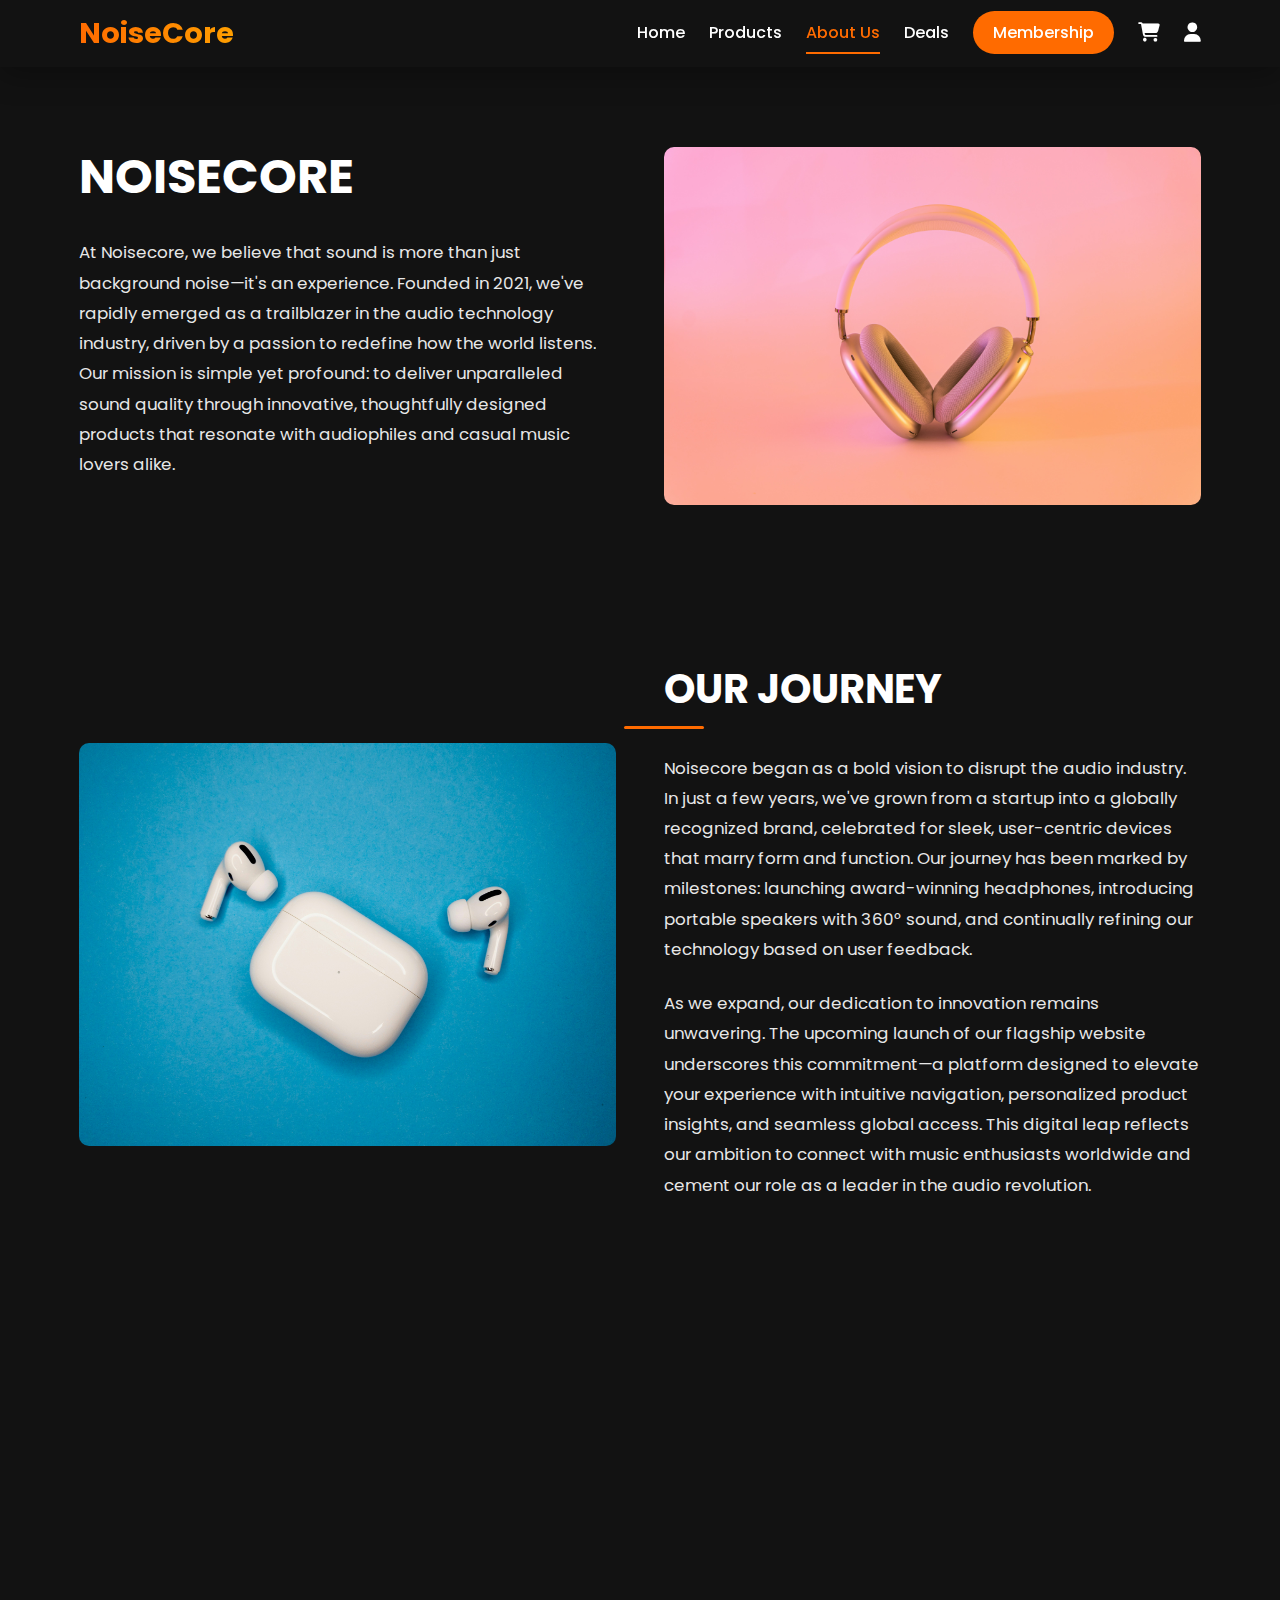
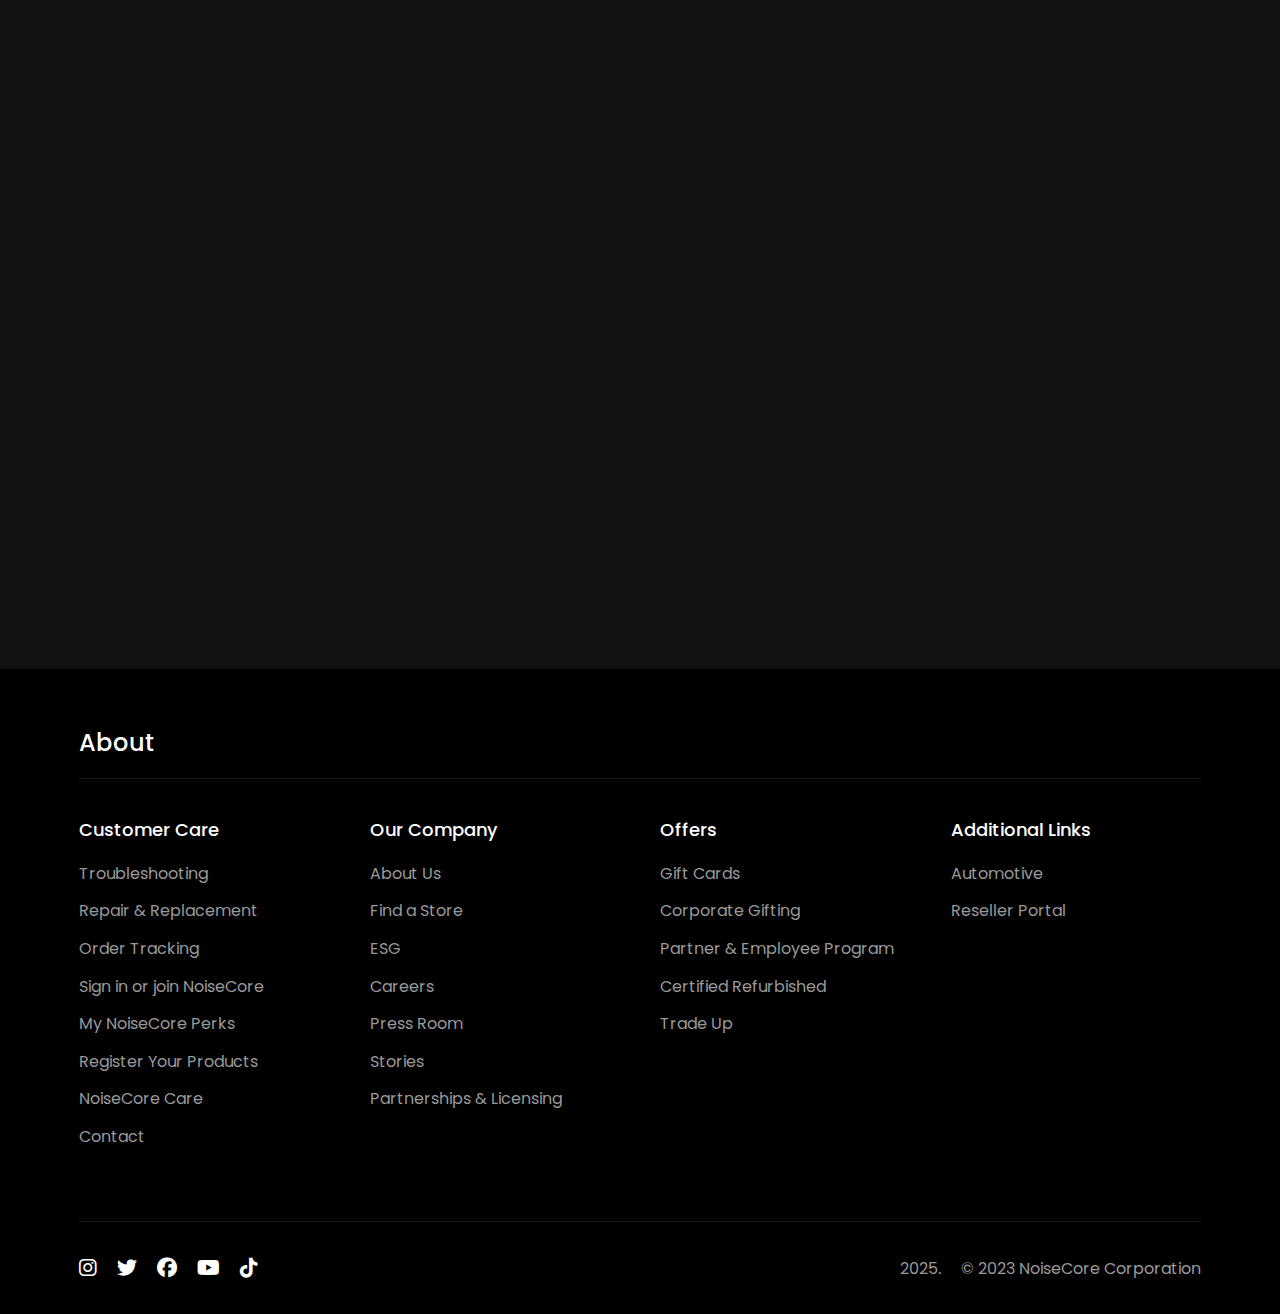
<file: pages/about.html>
<!DOCTYPE html>
<html lang="en">
<head>
    <meta charset="UTF-8">
    <meta name="viewport" content="width=device-width, initial-scale=1.0">
    <title>About Us - NoiseCore</title>
    <link rel="stylesheet" href="../css/style.css">
    <link rel="stylesheet" href="../css/about.css">
    <link rel="stylesheet" href="https://cdnjs.cloudflare.com/ajax/libs/font-awesome/6.4.0/css/all.min.css">
</head>
<body>
    <!-- Header -->
    <header>
        <div class="container">
            <div class="logo">
                <a href="../index.html">
                    <h1>NoiseCore</h1>
                </a>
            </div>
            <nav>
                <div class="menu-toggle">
                    <i class="fas fa-bars"></i>
                </div>
                <ul class="nav-menu">
                    <li><a href="../index.html">Home</a></li>
                    <li><a href="products.html">Products</a></li>
                    <li><a href="about.html" class="active">About Us</a></li>
                    <li><a href="deals.html">Deals</a></li>
                    <li><a href="membership.html" class="highlight">Membership</a></li>
                </ul>
                <div class="nav-icons">
                    <a href="/pages/cart.html" class="cart-icon"><i class="fas fa-shopping-cart"></i></a>
                    <a href="/pages/profile.html" class="user-icon"><i class="fas fa-user"></i></a>
                </div>
            </nav>
        </div>
    </header>

    <!-- Company Intro Section -->
    <section class="company-intro">
        <div class="container">
            <div class="intro-content">
                <h2>NOISECORE</h2>
                <p>At Noisecore, we believe that sound is more than just background noise—it's an experience. Founded in 2021, we've rapidly emerged as a trailblazer in the audio technology industry, driven by a passion to redefine how the world listens. Our mission is simple yet profound: to deliver unparalleled sound quality through innovative, thoughtfully designed products that resonate with audiophiles and casual music lovers alike.</p>
            </div>
            <div class="intro-image">
                <img src="../images/headphone1.jpg" alt="NoiseCore headphones">
            </div>
        </div>
    </section>

    <!-- Our Journey Section -->
    <section class="journey-section">
        <div class="container">
            <div class="journey-image">
                <img src="../images/airpods.jpg" alt="NoiseCore earbuds">
            </div>
            <div class="journey-content">
                <h2>OUR JOURNEY</h2>
                <p>Noisecore began as a bold vision to disrupt the audio industry. In just a few years, we've grown from a startup into a globally recognized brand, celebrated for sleek, user-centric devices that marry form and function. Our journey has been marked by milestones: launching award-winning headphones, introducing portable speakers with 360° sound, and continually refining our technology based on user feedback.</p>
                <p>As we expand, our dedication to innovation remains unwavering. The upcoming launch of our flagship website underscores this commitment—a platform designed to elevate your experience with intuitive navigation, personalized product insights, and seamless global access. This digital leap reflects our ambition to connect with music enthusiasts worldwide and cement our role as a leader in the audio revolution.</p>
            </div>
        </div>
    </section>

    <!-- The Future Section -->
    <section class="future-section">
        <div class="container">
            <div class="future-content">
                <h2>THE FUTURE</h2>
                <p>The future of sound is limitless, and Noisecore is poised to lead the charge. We're exploring AI-driven audio personalization, eco-conscious manufacturing, and collaborations with artists to create immersive soundscapes. Through it all, our core promise stays unchanged: to empower you with audio experiences that inspire, energize, and transcend the ordinary.</p>
            </div>
            <div class="future-image">
                <img src="../images/soundbox.jpg" alt="NoiseCore speaker">
            </div>
        </div>
    </section>

    <!-- Footer -->
    <footer>
        <div class="container">
            <div class="home-row">
                <h3>About</h3>
            </div>
            <hr class="footer-divider">
            <div class="footer-grid">
                <div class="footer-column">
                    <h3>Customer Care</h3>
                    <ul>
                        <li><a href="#">Troubleshooting</a></li>
                        <li><a href="#">Repair & Replacement</a></li>
                        <li><a href="#">Order Tracking</a></li>
                        <li><a href="#">Sign in or join NoiseCore</a></li>
                        <li><a href="#">My NoiseCore Perks</a></li>
                        <li><a href="#">Register Your Products</a></li>
                        <li><a href="#">NoiseCore Care</a></li>
                        <li><a href="#">Contact</a></li>
                    </ul>
                </div>
                <div class="footer-column">
                    <h3>Our Company</h3>
                    <ul>
                        <li><a href="#">About Us</a></li>
                        <li><a href="#">Find a Store</a></li>
                        <li><a href="#">ESG</a></li>
                        <li><a href="#">Careers</a></li>
                        <li><a href="#">Press Room</a></li>
                        <li><a href="#">Stories</a></li>
                        <li><a href="#">Partnerships & Licensing</a></li>
                    </ul>
                </div>
                <div class="footer-column">
                    <h3>Offers</h3>
                    <ul>
                        <li><a href="#">Gift Cards</a></li>
                        <li><a href="#">Corporate Gifting</a></li>
                        <li><a href="#">Partner & Employee Program</a></li>
                        <li><a href="#">Certified Refurbished</a></li>
                        <li><a href="#">Trade Up</a></li>
                    </ul>
                </div>
                <div class="footer-column">
                    <h3>Additional Links</h3>
                    <ul>
                        <li><a href="#">Automotive</a></li>
                        <li><a href="#">Reseller Portal</a></li>
                    </ul>
                </div>
            </div>
            <div class="footer-bottom">
                <div class="social-icons">
                    <a href="#"><i class="fab fa-instagram"></i></a>
                    <a href="#"><i class="fab fa-twitter"></i></a>
                    <a href="#"><i class="fab fa-facebook"></i></a>
                    <a href="#"><i class="fab fa-youtube"></i></a>
                    <a href="#"><i class="fab fa-tiktok"></i></a>
                </div>
                <div class="copyright">
                    <p>2025.</p>
                    <p>&copy; 2023 NoiseCore Corporation</p>
                </div>
            </div>
        </div>
    </footer>

    <script src="../js/script.js"></script>
    <script src="../js/about.js"></script>
</body>
</html>
</file>
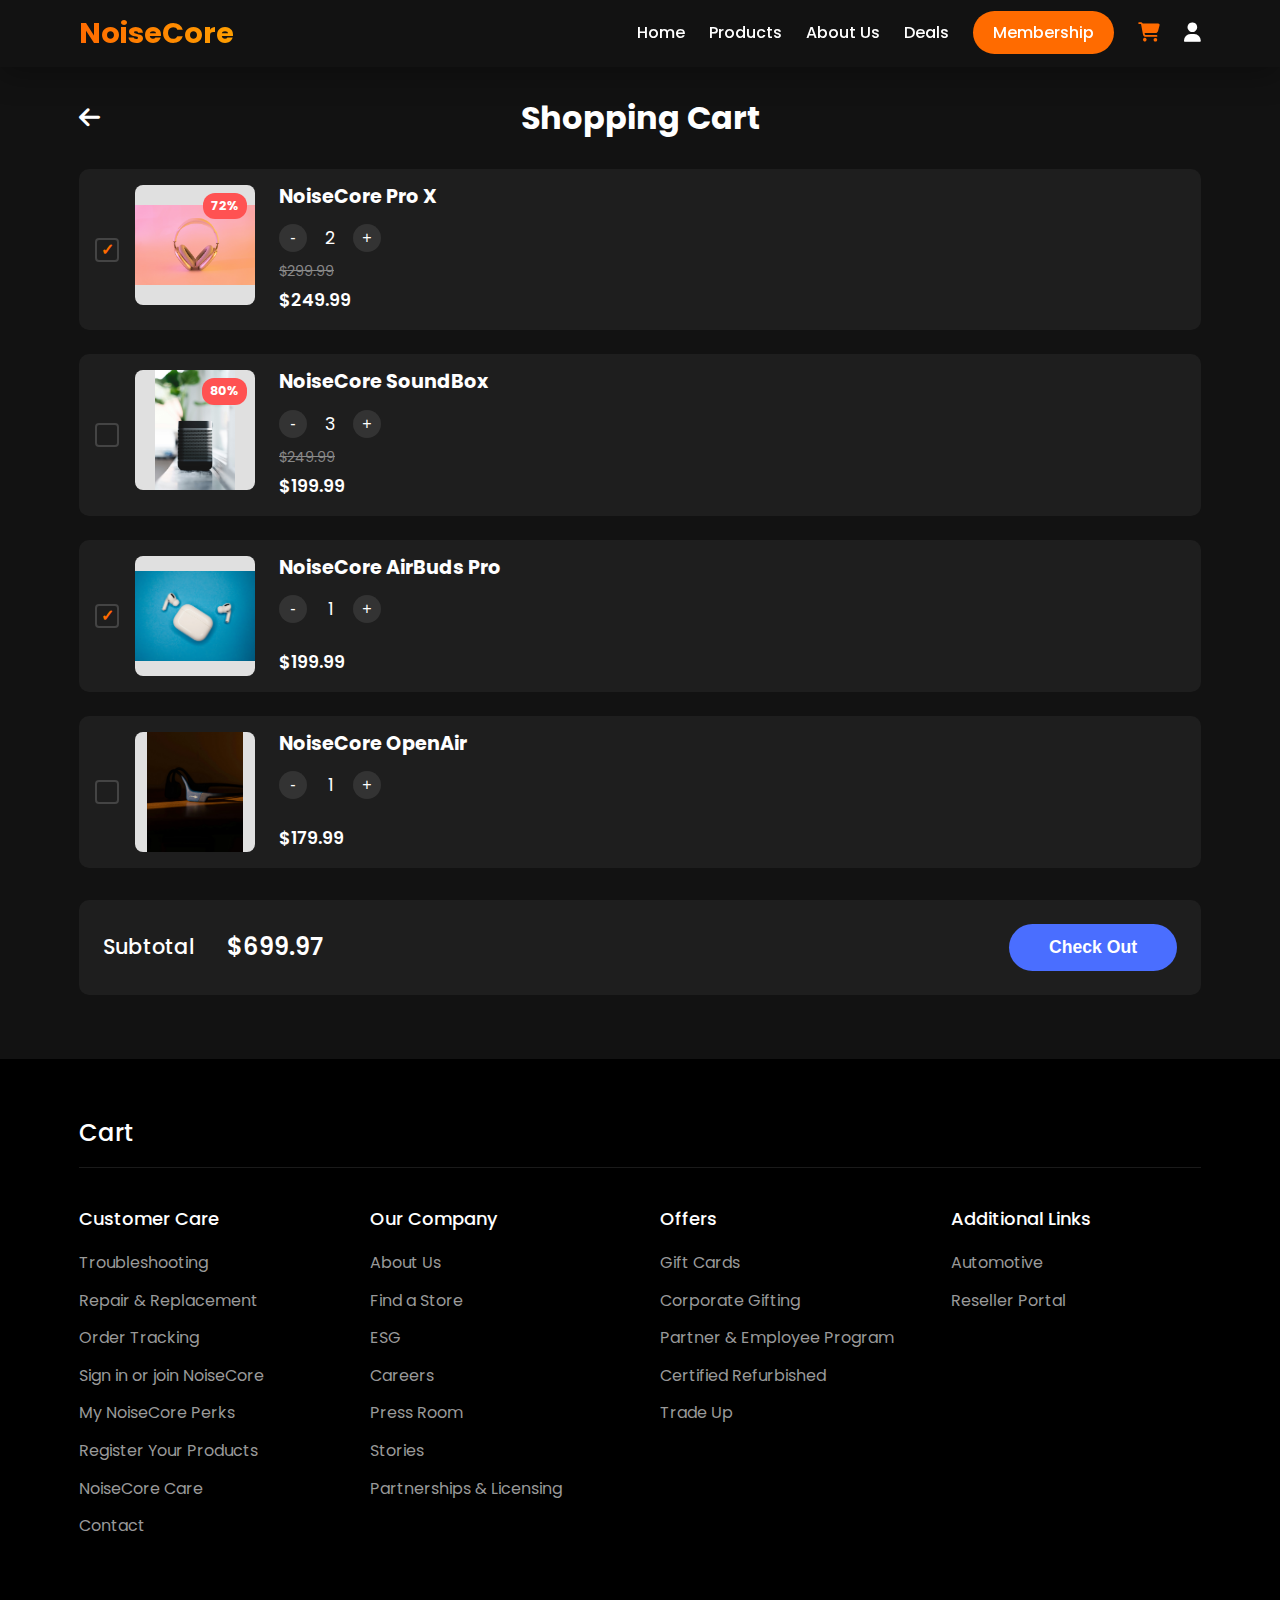
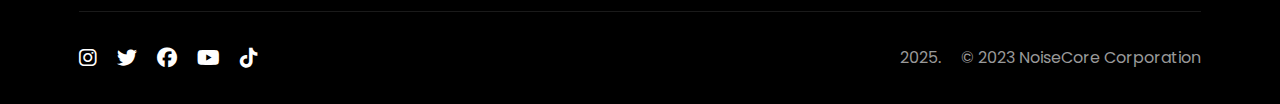
<file: pages/cart.html>
<!DOCTYPE html>
<html lang="en">
<head>
    <meta charset="UTF-8">
    <meta name="viewport" content="width=device-width, initial-scale=1.0">
    <title>Shopping Cart - NoiseCore</title>
    <link rel="stylesheet" href="../css/style.css">
    <link rel="stylesheet" href="../css/cart.css">
    <link rel="stylesheet" href="https://cdnjs.cloudflare.com/ajax/libs/font-awesome/6.4.0/css/all.min.css">
</head>
<body>
    <!-- Header -->
    <header>
        <div class="container">
            <div class="logo">
                <a href="../index.html">
                    <h1>NoiseCore</h1>
                </a>
            </div>
            <nav>
                <div class="menu-toggle">
                    <i class="fas fa-bars"></i>
                </div>
                <ul class="nav-menu">
                    <li><a href="../index.html">Home</a></li>
                    <li><a href="products.html">Products</a></li>
                    <li><a href="about.html">About Us</a></li>
                    <li><a href="deals.html">Deals</a></li>
                    <li><a href="membership.html" class="highlight">Membership</a></li>
                </ul>
                <div class="nav-icons">
                    <a href="/pages/cart.html" class="cart-icon active"><i class="fas fa-shopping-cart"></i></a>
                    <a href="/pages/profile.html" class="user-icon"><i class="fas fa-user"></i></a>
                </div>
            </nav>
        </div>
    </header>

    <!-- Cart Section -->
    <section class="cart-section">
        <div class="container">
            <div class="cart-header">
                <a href="javascript:history.back()" class="back-btn">
                    <i class="fas fa-arrow-left"></i>
                </a>
                <h1>Shopping Cart</h1>
            </div>
            
            <div class="cart-items">
                <!-- Cart Item 1 -->
                <div class="cart-item">
                    <div class="item-select">
                        <input type="checkbox" id="item1" checked>
                        <label for="item1"></label>
                    </div>
                    <div class="item-image">
                        <div class="discount-tag">72%</div>
                        <img src="../images/headphone1.jpg" alt="NoiseCore Pro X">
                    </div>
                    <div class="item-details">
                        <h3>NoiseCore Pro X</h3>
                        <div class="item-qty">
                            <button class="qty-btn minus">-</button>
                            <span class="qty-value">2</span>
                            <button class="qty-btn plus">+</button>
                        </div>
                        <div class="item-price">
                            <p class="original-price">$299.99</p>
                            <p class="current-price">$249.99</p>
                        </div>
                    </div>
                </div>
                
                <!-- Cart Item 2 -->
                <div class="cart-item">
                    <div class="item-select">
                        <input type="checkbox" id="item2">
                        <label for="item2"></label>
                    </div>
                    <div class="item-image">
                        <div class="discount-tag">80%</div>
                        <img src="../images/soundbox.jpg" alt="NoiseCore SoundBox">
                    </div>
                    <div class="item-details">
                        <h3>NoiseCore SoundBox</h3>
                        <div class="item-qty">
                            <button class="qty-btn minus">-</button>
                            <span class="qty-value">3</span>
                            <button class="qty-btn plus">+</button>
                        </div>
                        <div class="item-price">
                            <p class="original-price">$249.99</p>
                            <p class="current-price">$199.99</p>
                        </div>
                    </div>
                </div>
                
                <!-- Cart Item 3 -->
                <div class="cart-item">
                    <div class="item-select">
                        <input type="checkbox" id="item3" checked>
                        <label for="item3"></label>
                    </div>
                    <div class="item-image">
                        <img src="../images/airpods.jpg" alt="NoiseCore AirBuds Pro">
                    </div>
                    <div class="item-details">
                        <h3>NoiseCore AirBuds Pro</h3>
                        <div class="item-qty">
                            <button class="qty-btn minus">-</button>
                            <span class="qty-value">1</span>
                            <button class="qty-btn plus">+</button>
                        </div>
                        <div class="item-price">
                            <p class="current-price">$199.99</p>
                        </div>
                    </div>
                </div>
                
                <!-- Cart Item 4 -->
                <div class="cart-item">
                    <div class="item-select">
                        <input type="checkbox" id="item4">
                        <label for="item4"></label>
                    </div>
                    <div class="item-image">
                        <img src="../images/openear.jpg" alt="NoiseCore OpenAir">
                    </div>
                    <div class="item-details">
                        <h3>NoiseCore OpenAir</h3>
                        <div class="item-qty">
                            <button class="qty-btn minus">-</button>
                            <span class="qty-value">1</span>
                            <button class="qty-btn plus">+</button>
                        </div>
                        <div class="item-price">
                            <p class="current-price">$179.99</p>
                        </div>
                    </div>
                </div>
            </div>
            
            <div class="cart-summary">
                <div class="subtotal">
                    <h3>Subtotal</h3>
                    <p class="total-price">$1,079.95</p>
                </div>
                <button class="checkout-btn">Check Out</button>
            </div>
        </div>
    </section>

    <!-- Footer -->
    <footer>
        <div class="container">
            <div class="home-row">
                <h3>Cart</h3>
            </div>
            <hr class="footer-divider">
            <div class="footer-grid">
                <div class="footer-column">
                    <h3>Customer Care</h3>
                    <ul>
                        <li><a href="#">Troubleshooting</a></li>
                        <li><a href="#">Repair & Replacement</a></li>
                        <li><a href="#">Order Tracking</a></li>
                        <li><a href="#">Sign in or join NoiseCore</a></li>
                        <li><a href="#">My NoiseCore Perks</a></li>
                        <li><a href="#">Register Your Products</a></li>
                        <li><a href="#">NoiseCore Care</a></li>
                        <li><a href="#">Contact</a></li>
                    </ul>
                </div>
                <div class="footer-column">
                    <h3>Our Company</h3>
                    <ul>
                        <li><a href="#">About Us</a></li>
                        <li><a href="#">Find a Store</a></li>
                        <li><a href="#">ESG</a></li>
                        <li><a href="#">Careers</a></li>
                        <li><a href="#">Press Room</a></li>
                        <li><a href="#">Stories</a></li>
                        <li><a href="#">Partnerships & Licensing</a></li>
                    </ul>
                </div>
                <div class="footer-column">
                    <h3>Offers</h3>
                    <ul>
                        <li><a href="#">Gift Cards</a></li>
                        <li><a href="#">Corporate Gifting</a></li>
                        <li><a href="#">Partner & Employee Program</a></li>
                        <li><a href="#">Certified Refurbished</a></li>
                        <li><a href="#">Trade Up</a></li>
                    </ul>
                </div>
                <div class="footer-column">
                    <h3>Additional Links</h3>
                    <ul>
                        <li><a href="#">Automotive</a></li>
                        <li><a href="#">Reseller Portal</a></li>
                    </ul>
                </div>
            </div>
            <div class="footer-bottom">
                <div class="social-icons">
                    <a href="#"><i class="fab fa-instagram"></i></a>
                    <a href="#"><i class="fab fa-twitter"></i></a>
                    <a href="#"><i class="fab fa-facebook"></i></a>
                    <a href="#"><i class="fab fa-youtube"></i></a>
                    <a href="#"><i class="fab fa-tiktok"></i></a>
                </div>
                <div class="copyright">
                    <p>2025.</p>
                    <p>&copy; 2023 NoiseCore Corporation</p>
                </div>
            </div>
        </div>
    </footer>

    <script src="../js/script.js"></script>
    <script src="../js/cart.js"></script>
</body>
</html>
</file>
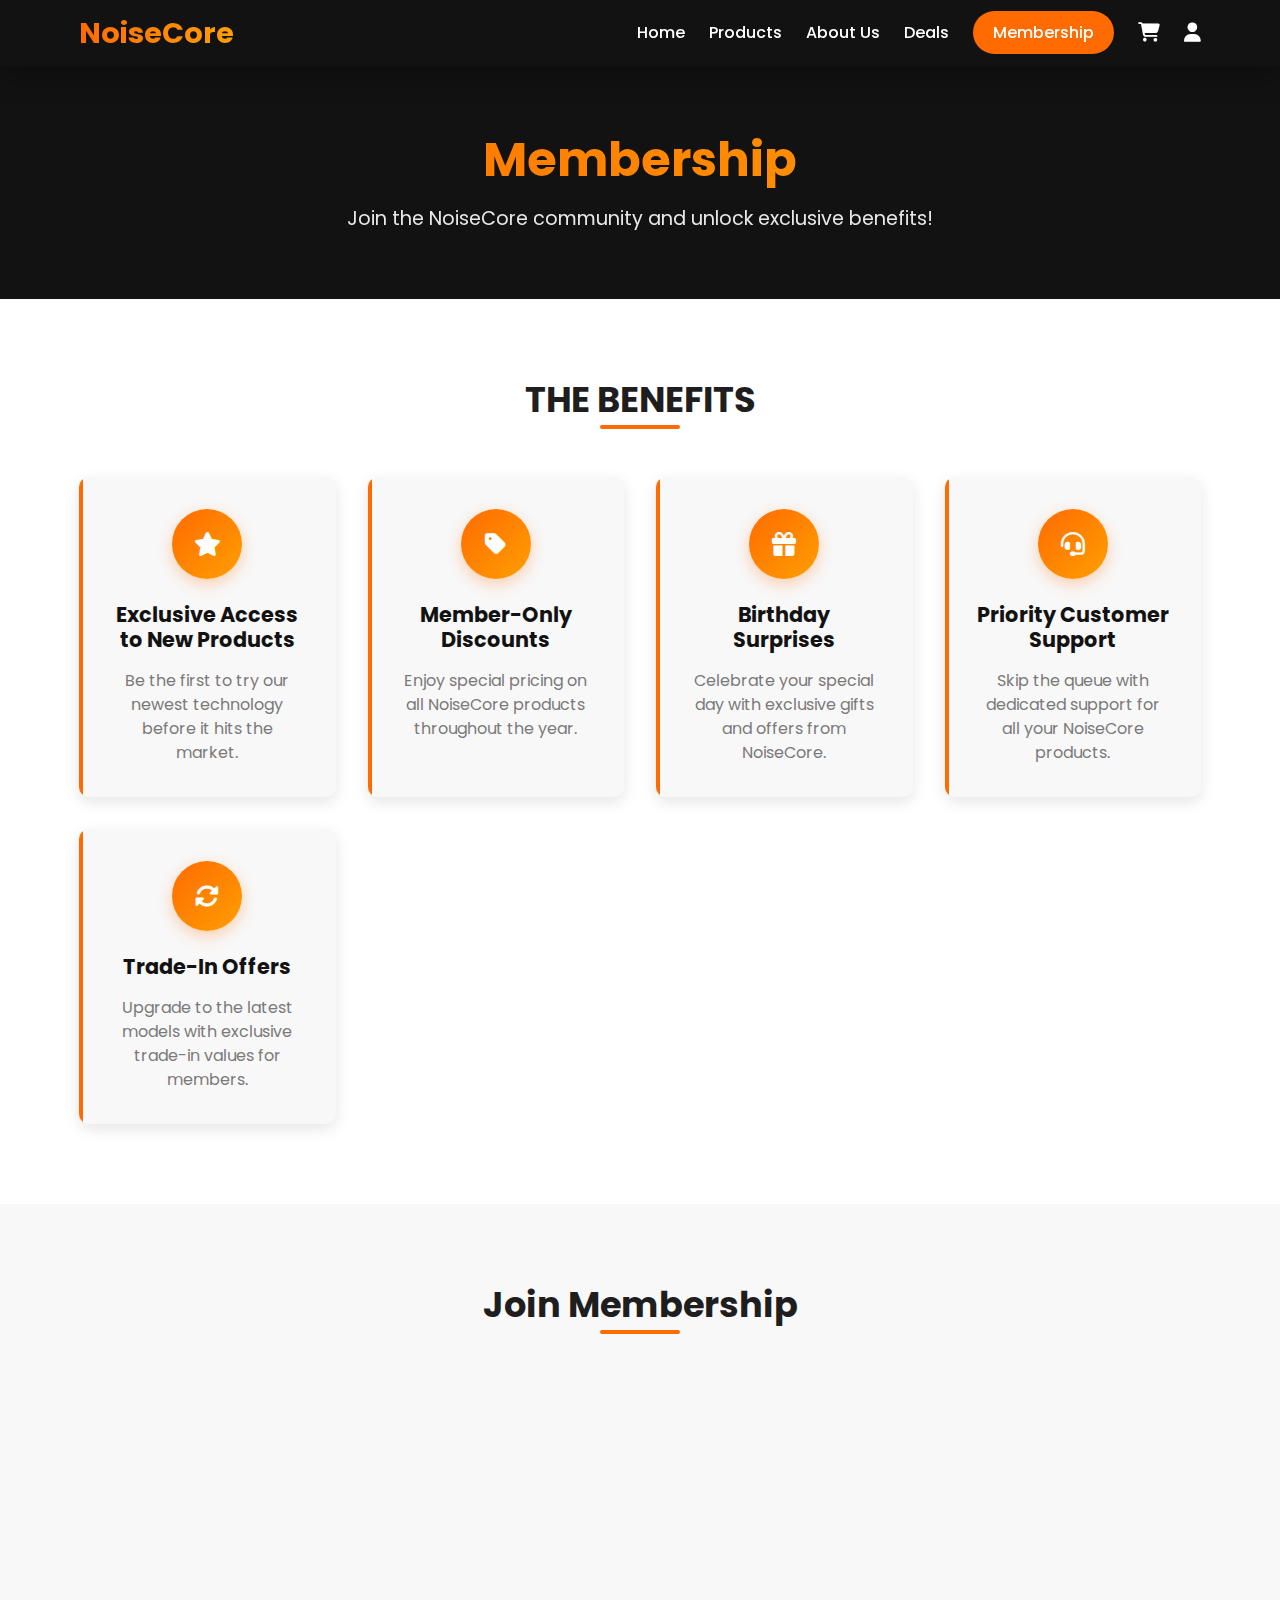
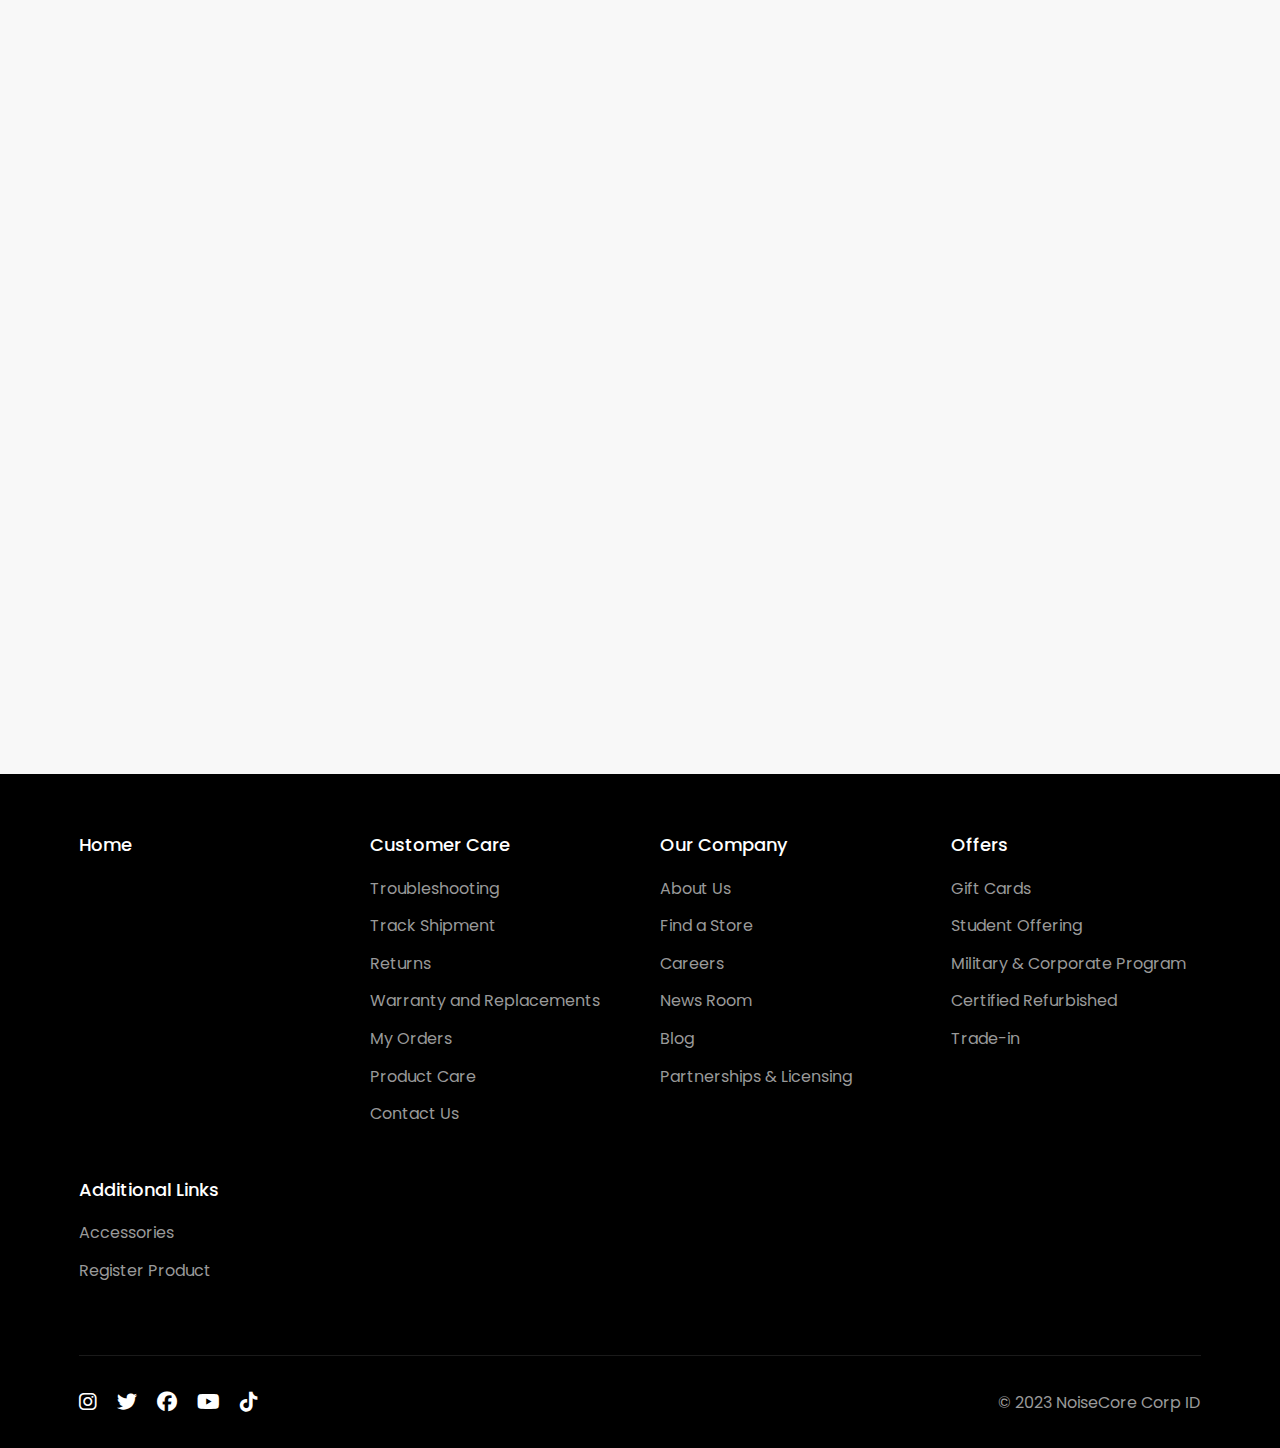
<file: pages/membership.html>
<!DOCTYPE html>
<html lang="en">
<head>
    <meta charset="UTF-8">
    <meta name="viewport" content="width=device-width, initial-scale=1.0">
    <title>Join Membership - NoiseCore</title>
    <link rel="stylesheet" href="../css/style.css">
    <link rel="stylesheet" href="../css/membership.css">
    <link rel="stylesheet" href="https://cdnjs.cloudflare.com/ajax/libs/font-awesome/6.4.0/css/all.min.css">
</head>
<body>
    <!-- Header -->
    <header>
        <div class="container">
            <div class="logo">
                <a href="../index.html">
                    <h1>NoiseCore</h1>
                </a>
            </div>
            <nav>
                <div class="menu-toggle">
                    <i class="fas fa-bars"></i>
                </div>
                <ul class="nav-menu">
                    <li><a href="../index.html">Home</a></li>
                    <li><a href="products.html">Products</a></li>
                    <li><a href="about.html">About Us</a></li>
                    <li><a href="deals.html">Deals</a></li>
                    <li><a href="membership.html" class="active highlight">Membership</a></li>
                </ul>
                <div class="nav-icons">
                    <a href="#" class="cart-icon"><i class="fas fa-shopping-cart"></i></a>
                    <a href="#" class="user-icon"><i class="fas fa-user"></i></a>
                </div>
            </nav>
        </div>
    </header>

    <!-- Membership Hero Section -->
    <section class="membership-hero">
        <div class="container">
            <h1>Membership</h1>
            <p>Join the NoiseCore community and unlock exclusive benefits!</p>
        </div>
    </section>

    <!-- Benefits Section -->
    <section class="benefits-section">
        <div class="container">
            <h2>THE BENEFITS</h2>
            <div class="benefits-grid">
                <div class="benefit-card">
                    <div class="benefit-icon">
                        <i class="fas fa-star"></i>
                    </div>
                    <h3>Exclusive Access to New Products</h3>
                    <p>Be the first to try our newest technology before it hits the market.</p>
                </div>
                <div class="benefit-card">
                    <div class="benefit-icon">
                        <i class="fas fa-tag"></i>
                    </div>
                    <h3>Member-Only Discounts</h3>
                    <p>Enjoy special pricing on all NoiseCore products throughout the year.</p>
                </div>
                <div class="benefit-card">
                    <div class="benefit-icon">
                        <i class="fas fa-gift"></i>
                    </div>
                    <h3>Birthday Surprises</h3>
                    <p>Celebrate your special day with exclusive gifts and offers from NoiseCore.</p>
                </div>
                <div class="benefit-card">
                    <div class="benefit-icon">
                        <i class="fas fa-headset"></i>
                    </div>
                    <h3>Priority Customer Support</h3>
                    <p>Skip the queue with dedicated support for all your NoiseCore products.</p>
                </div>
                <div class="benefit-card">
                    <div class="benefit-icon">
                        <i class="fas fa-sync-alt"></i>
                    </div>
                    <h3>Trade-In Offers</h3>
                    <p>Upgrade to the latest models with exclusive trade-in values for members.</p>
                </div>
            </div>
        </div>
    </section>

    <!-- Registration Form Section -->
    <section class="registration-section">
        <div class="container">
            <h2>Join Membership</h2>
            <div class="form-container">
                <form id="membershipForm" novalidate>
                    <div class="form-group">
                        <label for="fullName">Full Name</label>
                        <input type="text" id="fullName" name="fullName" placeholder="Enter your full name">
                        <div class="error-message" id="fullNameError"></div>
                    </div>
                    
                    <div class="form-group">
                        <label for="email">Email</label>
                        <input type="email" id="email" name="email" placeholder="Enter your email address">
                        <div class="error-message" id="emailError"></div>
                    </div>

                    <div class="form-group">
                        <label for="gender">Gender</label>
                        <select id="gender" name="gender">
                            <option value="">Select your gender</option>
                            <option value="male">Male</option>
                            <option value="female">Female</option>
                            <option value="other">Other</option>
                            <option value="prefer-not-to-say">Prefer not to say</option>
                        </select>
                        <div class="error-message" id="genderError"></div>
                    </div>

                    <div class="form-group">
                        <label for="dateOfBirth">Date of Birth</label>
                        <input type="date" id="dateOfBirth" name="dateOfBirth">
                        <div class="error-message" id="dateOfBirthError"></div>
                    </div>

                    <div class="form-group">
                        <label for="password">Password</label>
                        <div class="password-container">
                            <input type="password" id="password" name="password" placeholder="Create a password">
                            <i class="fas fa-eye toggle-password" id="togglePassword"></i>
                        </div>
                        <div class="password-strength">
                            <div class="strength-meter">
                                <div class="strength-meter-fill" id="strengthMeter"></div>
                            </div>
                            <div class="strength-text" id="strengthText">Password strength</div>
                        </div>
                        <div class="error-message" id="passwordError"></div>
                    </div>

                    <div class="form-group checkbox-group">
                        <input type="checkbox" id="termsAgreement" name="termsAgreement">
                        <label for="termsAgreement">Yes, I've read and accept the <a href="#">Terms & Conditions</a> and I'm ready to join the NoiseCore community!</label>
                        <div class="error-message" id="termsAgreementError"></div>
                    </div>

                    <button type="submit" class="btn" id="createAccountBtn">Create Account</button>
                </form>
            </div>
        </div>
    </section>

    <!-- Success Modal -->
    <div class="modal" id="successModal">
        <div class="modal-content">
            <span class="close-modal">&times;</span>
            <div class="success-icon">
                <i class="fas fa-check-circle"></i>
            </div>
            <h3>Welcome to NoiseCore!</h3>
            <p>Your membership has been successfully created. Get ready to experience premium sound like never before!</p>
            <a href="../index.html" class="btn">Return to Homepage</a>
        </div>
    </div>

    <!-- Footer -->
    <footer>
        <div class="container">
            <div class="footer-grid">
                <div class="footer-column">
                    <h3>Home</h3>
                </div>
                <div class="footer-column">
                    <h3>Customer Care</h3>
                    <ul>
                        <li><a href="#">Troubleshooting</a></li>
                        <li><a href="#">Track Shipment</a></li>
                        <li><a href="#">Returns</a></li>
                        <li><a href="#">Warranty and Replacements</a></li>
                        <li><a href="#">My Orders</a></li>
                        <li><a href="#">Product Care</a></li>
                        <li><a href="#">Contact Us</a></li>
                    </ul>
                </div>
                <div class="footer-column">
                    <h3>Our Company</h3>
                    <ul>
                        <li><a href="#">About Us</a></li>
                        <li><a href="#">Find a Store</a></li>
                        <li><a href="#">Careers</a></li>
                        <li><a href="#">News Room</a></li>
                        <li><a href="#">Blog</a></li>
                        <li><a href="#">Partnerships & Licensing</a></li>
                    </ul>
                </div>
                <div class="footer-column">
                    <h3>Offers</h3>
                    <ul>
                        <li><a href="#">Gift Cards</a></li>
                        <li><a href="#">Student Offering</a></li>
                        <li><a href="#">Military & Corporate Program</a></li>
                        <li><a href="#">Certified Refurbished</a></li>
                        <li><a href="#">Trade-in</a></li>
                    </ul>
                </div>
                <div class="footer-column">
                    <h3>Additional Links</h3>
                    <ul>
                        <li><a href="#">Accessories</a></li>
                        <li><a href="#">Register Product</a></li>
                    </ul>
                </div>
            </div>
            <div class="footer-bottom">
                <div class="social-icons">
                    <a href="#"><i class="fab fa-instagram"></i></a>
                    <a href="#"><i class="fab fa-twitter"></i></a>
                    <a href="#"><i class="fab fa-facebook"></i></a>
                    <a href="#"><i class="fab fa-youtube"></i></a>
                    <a href="#"><i class="fab fa-tiktok"></i></a>
                </div>
                <div class="copyright">
                    <p>&copy; 2023 NoiseCore Corp ID</p>
                </div>
            </div>
        </div>
    </footer>

    <script src="../js/script.js"></script>
    <script src="../js/membership.js"></script>
</body>
</html>
</file>
<file: css/style.css>
/* Global Styles */
@import url('https://fonts.googleapis.com/css2?family=Poppins:wght@300;400;500;600;700&display=swap');

/* Add Keyframes for Animations */
@keyframes slideInFromLeft {
    0% {
        transform: translateX(-100%);
        opacity: 0;
    }
    100% {
        transform: translateX(0);
        opacity: 1;
    }
}

@keyframes fadeInUp {
    0% {
        transform: translateY(30px);
        opacity: 0;
    }
    100% {
        transform: translateY(0);
        opacity: 1;
    }
}

@keyframes glowingText {
    0% {
        text-shadow: 0 0 10px rgba(255, 107, 0, 0.5);
    }
    50% {
        text-shadow: 0 0 20px rgba(255, 107, 0, 0.8), 0 0 30px rgba(255, 159, 0, 0.6);
    }
    100% {
        text-shadow: 0 0 10px rgba(255, 107, 0, 0.5);
    }
}

@keyframes gradientFlow {
    0% {
        background-position: 0% 50%;
    }
    50% {
        background-position: 100% 50%;
    }
    100% {
        background-position: 0% 50%;
    }
}

:root {
    --primary: #ff6b00;
    --primary-dark: #e05a00;
    --secondary: #1e1e1e;
    --light: #f8f8f8;
    --gray: #7a7a7a;
    --dark: #121212;
    --white: #ffffff;
    --box-shadow: 0 5px 15px rgba(0, 0, 0, 0.1);
    --box-shadow-dark: 0 8px 30px rgba(0, 0, 0, 0.3);
    --box-shadow-hover: 0 15px 30px rgba(0, 0, 0, 0.2);
    --box-shadow-primary: 0 8px 25px rgba(255, 107, 0, 0.25);
    --transition: all 0.3s ease;
}

* {
    margin: 0;
    padding: 0;
    box-sizing: border-box;
}

body {
    font-family: 'Poppins', sans-serif;
    line-height: 1.6;
    color: var(--secondary);
    background-color: var(--light);
    overflow-x: hidden;
}

.container {
    width: 90%;
    max-width: 1200px;
    margin: 0 auto;
    padding: 0 15px;
}

a {
    text-decoration: none;
    color: inherit;
}

ul {
    list-style: none;
}

img {
    max-width: 100%;
    height: auto;
    display: block;
}

.btn {
    display: inline-block;
    background-color: var(--primary);
    color: var(--white);
    padding: 12px 28px;
    border-radius: 30px;
    font-weight: 600;
    text-transform: uppercase;
    letter-spacing: 1px;
    transition: var(--transition);
    border: none;
    cursor: pointer;
    box-shadow: var(--box-shadow-primary);
}

.btn:hover {
    background-color: var(--primary-dark);
    transform: translateY(-3px);
    box-shadow: 0 10px 30px rgba(255, 107, 0, 0.4);
}

.btn-small {
    padding: 8px 16px;
    font-size: 0.9rem;
    border-radius: 20px;
}

h1, h2, h3, h4 {
    font-weight: 700;
    line-height: 1.2;
}

h2 {
    font-size: 2.2rem;
    margin-bottom: 2rem;
    text-align: center;
    position: relative;
    padding-bottom: 0.5rem;
}

h2::after {
    content: '';
    position: absolute;
    bottom: 0;
    left: 50%;
    transform: translateX(-50%);
    width: 80px;
    height: 4px;
    background-color: var(--primary);
    border-radius: 2px;
}

/* Header */
header {
    background-color: var(--dark);
    color: var(--white);
    padding: 1rem 0;
    position: sticky;
    top: 0;
    z-index: 1000;
    box-shadow: var(--box-shadow-dark);
}

header .container {
    display: flex;
    justify-content: space-between;
    align-items: center;
}

.logo h1 {
    font-size: 1.8rem;
    background: linear-gradient(90deg, var(--primary), #ff9f00);
    -webkit-background-clip: text;
    -webkit-text-fill-color: transparent;
    margin: 0;
}

nav {
    display: flex;
    align-items: center;
    gap: 1.5rem;
}

.nav-menu {
    display: flex;
    gap: 1.5rem;
}

.nav-menu a {
    position: relative;
    padding: 10px 0;
    font-weight: 500;
    transition: var(--transition);
}

.nav-menu a:hover, 
.nav-menu a.active {
    color: var(--primary);
}

.nav-menu a::after {
    content: '';
    position: absolute;
    bottom: 0;
    left: 0;
    width: 0;
    height: 2px;
    background-color: var(--primary);
    transition: var(--transition);
}

.nav-menu a:hover::after,
.nav-menu a.active::after {
    width: 100%;
}

.nav-menu a.highlight {
    background-color: var(--primary);
    color: var(--white);
    padding: 10px 20px;
    border-radius: 30px;
}

.nav-menu a.highlight:hover {
    background-color: var(--primary-dark);
}

.nav-menu a.highlight::after {
    display: none;
}

.nav-icons {
    display: flex;
    gap: 1.5rem;
    align-items: center;
}

.nav-icons a {
    font-size: 1.2rem;
    transition: var(--transition);
}

.nav-icons a:hover,
.nav-icons a.active {
    color: var(--primary);
}

.menu-toggle {
    display: none;
    font-size: 1.5rem;
    cursor: pointer;
    color: var(--white);
    transition: var(--transition);
}

/* Hero Section - Updated */
.hero {
    background-color: var(--dark);
    color: var(--white);
    padding: 5rem 0;
    overflow: hidden;
    position: relative;
    background: linear-gradient(45deg, #121212, #1a1a1a, #242424);
    background-size: 200% 200%;
    animation: gradientFlow 15s ease infinite;
}

.hero::before {
    content: '';
    position: absolute;
    top: 0;
    left: 0;
    width: 100%;
    height: 100%;
    background: linear-gradient(45deg, rgba(0,0,0,0.8), rgba(0,0,0,0.4));
    z-index: 1;
    animation: fadeInUp 1.5s ease-out;
}

.hero .container {
    display: flex;
    align-items: center;
    gap: 2rem;
    position: relative;
    z-index: 2;
}

.hero-content {
    flex: 1;
    opacity: 0;
    animation: slideInFromLeft 1s ease-out forwards;
}

.hero-content h1 {
    font-size: 3.5rem;
    margin-bottom: 1.5rem;
    line-height: 1.2;
    background: linear-gradient(90deg, var(--primary), #ff9f00, var(--primary));
    background-size: 200% auto;
    -webkit-background-clip: text;
    -webkit-text-fill-color: transparent;
    animation: gradientFlow 3s linear infinite, glowingText 2s ease-in-out infinite;
}

.hero-content p {
    font-size: 1.1rem;
    margin-bottom: 2rem;
    opacity: 0;
    transform: translateY(20px);
    animation: fadeInUp 0.8s ease-out forwards;
    animation-delay: 0.5s;
}

.hero-content .btn {
    opacity: 0;
    transform: translateY(20px);
    animation: fadeInUp 0.8s ease-out forwards;
    animation-delay: 0.8s;
}

.hero-content .subtitle {
    font-size: 0.9rem;
    margin-top: 1rem;
    opacity: 0;
    transform: translateY(20px);
    animation: fadeInUp 0.8s ease-out forwards;
    animation-delay: 1s;
}

.hero-image {
    flex: 1;
    position: relative;
    opacity: 0;
    transform: translateX(50px);
    animation: fadeInUp 1s ease-out forwards;
    animation-delay: 0.3s;
}

.hero-image::after {
    content: '';
    position: absolute;
    top: 0;
    left: 0;
    width: 100%;
    height: 100%;
    background: linear-gradient(45deg, rgba(255,107,0,0.1), rgba(255,159,0,0.1));
    border-radius: 10px;
    z-index: 1;
}

.hero-image img {
    border-radius: 10px;
    transition: transform 0.5s ease;
    box-shadow: var(--box-shadow-dark);
}

.hero-image:hover img {
    transform: scale(1.02);
}

/* Top Products Section */
.top-products {
    padding: 5rem 0;
    background-color: var(--white);
}

.product-grid {
    display: grid;
    grid-template-columns: repeat(auto-fill, minmax(250px, 1fr));
    gap: 2rem;
}

.product-card {
    background-color: var(--white);
    border-radius: 10px;
    overflow: hidden;
    box-shadow: var(--box-shadow);
    transition: transform 0.3s ease, box-shadow 0.3s ease;
}

.product-card:hover {
    transform: translateY(-10px);
    box-shadow: var(--box-shadow-hover);
}

.product-image {
    position: relative;
    overflow: hidden;
    height: 200px;
}

.product-image::after {
    content: '';
    position: absolute;
    top: 0;
    left: 0;
    width: 100%;
    height: 100%;
    background: linear-gradient(180deg, rgba(0,0,0,0), rgba(0,0,0,0.1));
    z-index: 1;
}

.product-image img {
    width: 100%;
    height: 100%;
    object-fit: cover;
    transition: transform 0.5s ease;
}

.product-card:hover .product-image img {
    transform: scale(1.05);
}

.product-tag {
    position: absolute;
    top: 10px;
    right: 10px;
    background-color: var(--primary);
    color: var(--white);
    padding: 5px 10px;
    border-radius: 5px;
    font-size: 0.8rem;
    font-weight: 600;
    box-shadow: 0 2px 10px rgba(0, 0, 0, 0.15);
}

.product-info {
    padding: 1.5rem;
}

.product-info h3 {
    font-size: 1.2rem;
    margin-bottom: 0.5rem;
}

.rating {
    color: #ffc107;
    margin-bottom: 0.5rem;
    display: flex;
    align-items: center;
}

.rating span {
    color: var(--gray);
    margin-left: 0.5rem;
    font-size: 0.8rem;
}

.price {
    font-weight: 700;
    font-size: 1.2rem;
    margin-bottom: 1rem;
    color: var(--primary);
}

.view-all {
    text-align: center;
    margin-top: 3rem;
}

/* Promotions Section */
.promotions {
    padding: 5rem 0;
    background-color: var(--light);
}

.promo-grid {
    display: grid;
    grid-template-columns: repeat(auto-fill, minmax(300px, 1fr));
    gap: 2rem;
}

.promo-card {
    background-color: var(--white);
    border-radius: 10px;
    overflow: hidden;
    box-shadow: var(--box-shadow);
    transition: transform 0.3s ease, box-shadow 0.3s ease;
}

.promo-card:hover {
    transform: translateY(-10px);
    box-shadow: var(--box-shadow-hover);
}

.promo-image {
    height: 200px;
    overflow: hidden;
}

.promo-image::after {
    content: '';
    position: absolute;
    top: 0;
    left: 0;
    width: 100%;
    height: 100%;
    background: linear-gradient(180deg, rgba(0,0,0,0), rgba(0,0,0,0.15));
    z-index: 1;
}

.promo-image img {
    width: 100%;
    height: 100%;
    object-fit: cover;
    transition: transform 0.5s ease;
}

.promo-card:hover .promo-image img {
    transform: scale(1.05);
}

.promo-content {
    padding: 1.5rem;
}

.promo-content h3 {
    font-size: 1.3rem;
    margin-bottom: 0.5rem;
    color: var(--primary);
}

.promo-content p {
    margin-bottom: 0.5rem;
}

.promo-date {
    font-size: 0.9rem;
    color: var(--gray);
    font-style: italic;
    margin-bottom: 1rem;
}

/* Membership Benefits Section */
.membership {
    padding: 5rem 0;
    background-color: var(--dark);
    color: var(--white);
}

.benefits-container {
    display: flex;
    flex-direction: column;
    gap: 1rem;
    max-width: 700px;
    margin: 0 auto;
}

.benefit-item {
    background-color: rgba(255, 255, 255, 0.05);
    padding: 1.5rem;
    border-radius: 10px;
    transition: transform 0.3s ease, box-shadow 0.3s ease;
    border-left: 4px solid var(--primary);
    box-shadow: 0 4px 15px rgba(0, 0, 0, 0.1);
}

.benefit-item:hover {
    transform: translateX(10px);
    background-color: rgba(255, 255, 255, 0.1);
    box-shadow: 0 6px 20px rgba(255, 107, 0, 0.15);
}

.benefit-item h3 {
    font-size: 1.2rem;
    text-align: center;
}

.membership-cta {
    text-align: center;
    margin-top: 3rem;
}

/* Footer Styles */
footer {
    background-color: #000;
    color: #fff;
    padding: 60px 0 30px;
}

.home-row {
    margin-bottom: 20px;
}

.home-row h3 {
    font-size: 24px;
    font-weight: 500;
    margin: 0;
}

.footer-divider {
    border: none;
    border-top: 1px solid rgba(255, 255, 255, 0.1);
    margin: 20px 0 40px;
}

.footer-grid {
    display: grid;
    grid-template-columns: repeat(4, 1fr);
    gap: 40px;
    margin-bottom: 60px;
}

.footer-column h3 {
    font-size: 18px;
    font-weight: 500;
    margin-bottom: 20px;
}

.footer-column ul {
    list-style: none;
    padding: 0;
    margin: 0;
}

.footer-column ul li {
    margin-bottom: 12px;
}

.footer-column ul li a {
    color: #999;
    text-decoration: none;
    transition: color 0.3s ease;
}

.footer-column ul li a:hover {
    color: #fff;
}

.footer-bottom {
    display: flex;
    justify-content: space-between;
    align-items: center;
    padding-top: 30px;
    border-top: 1px solid rgba(255, 255, 255, 0.1);
}

.social-icons {
    display: flex;
    gap: 20px;
}

.social-icons a {
    color: #fff;
    font-size: 20px;
    text-decoration: none;
    transition: opacity 0.3s ease;
}

.social-icons a:hover {
    opacity: 0.7;
}

.copyright {
    display: flex;
    gap: 20px;
}

.copyright p {
    color: #999;
    margin: 0;
}

/* Responsive Footer */
@media (max-width: 992px) {
    .footer-grid {
        grid-template-columns: repeat(2, 1fr);
        gap: 30px;
    }
}

@media (max-width: 576px) {
    .footer-grid {
        grid-template-columns: 1fr;
        gap: 30px;
    }
    
    .footer-bottom {
        flex-direction: column;
        gap: 20px;
        text-align: center;
    }
    
    .social-icons {
        justify-content: center;
    }
    
    .copyright {
        justify-content: center;
    }
}

/* Responsive Design */
@media screen and (max-width: 768px) {
    .menu-toggle {
        display: block;
        margin-right: 1rem;
    }

    nav {
        gap: 0;
    }

    .nav-menu {
        position: fixed;
        top: 70px;
        left: -100%;
        width: 100%;
        height: calc(100vh - 70px);
        background-color: var(--dark);
        flex-direction: column;
        align-items: center;
        padding: 2rem 0;
        transition: var(--transition);
    }

    .nav-menu.active {
        left: 0;
    }

    .nav-icons {
        gap: 1rem;
    }

    .hero .container {
        flex-direction: column-reverse;
        text-align: center;
    }

    .hero-content h1 {
        font-size: 2.5rem;
    }

    .hero-image {
        margin-bottom: 2rem;
    }

    .product-grid, 
    .promo-grid {
        grid-template-columns: repeat(auto-fill, minmax(280px, 1fr));
    }

    .product-card,
    .promo-card {
        margin: 0 auto;
        max-width: 320px;
    }

    .footer-bottom {
        flex-direction: column;
        gap: 1rem;
    }

    h2 {
        font-size: 1.8rem;
    }
}

@media screen and (max-width: 480px) {
    header .container {
        padding: 0 1rem;
    }

    .logo h1 {
        font-size: 1.5rem;
    }

    .menu-toggle {
        font-size: 1.3rem;
    }

    .hero-content h1 {
        font-size: 2rem;
    }

    .product-grid, 
    .promo-grid {
        grid-template-columns: 1fr;
    }

    .footer-grid {
        grid-template-columns: 1fr 1fr;
    }
}
</file>
<file: css/about.css>
/* About Page Styles */

/* Common section styles */
section {
    padding: 5rem 0;
    color: var(--white);
    background-color: var(--dark);
}

section .container {
    display: flex;
    align-items: center;
    gap: 3rem;
}

section h2 {
    font-size: 2.5rem;
    margin-bottom: 1.5rem;
    text-align: left;
    padding-bottom: 0.5rem;
    color: var(--white);
}

section h2::after {
    display: none;
}

section p {
    margin-bottom: 1.5rem;
    line-height: 1.8;
    opacity: 0.9;
    font-size: 1.05rem;
}

section img {
    max-width: 100%;
    border-radius: 10px;
    transition: transform 0.5s ease;
}

section img:hover {
    transform: scale(1.02);
}

/* Company Intro Section */
.company-intro .intro-content,
.intro-image {
    flex: 1;
}

.company-intro h2 {
    font-size: 3rem;
    font-weight: 700;
}

/* Journey Section */
.journey-section .journey-content,
.journey-image {
    flex: 1;
}

.journey-section h2 {
    position: relative;
    padding-bottom: 1rem;
}

.journey-section h2::after {
    content: '';
    position: absolute;
    display: block;
    bottom: 0;
    left: 0;
    width: 80px;
    height: 3px;
    background-color: var(--primary);
}

/* Future Section */
.future-section .future-content,
.future-image {
    flex: 1;
}

.future-section h2 {
    position: relative;
    padding-bottom: 1rem;
}

.future-section h2::after {
    content: '';
    position: absolute;
    display: block;
    bottom: 0;
    left: 0;
    width: 80px;
    height: 3px;
    background-color: var(--primary);
}

/* Animation for scrolling elements */
.fade-in {
    opacity: 0;
    transform: translateY(30px);
    transition: opacity 0.8s ease, transform 0.8s ease;
}

.fade-in.visible {
    opacity: 1;
    transform: translateY(0);
}

/* Responsive Styles */
@media screen and (max-width: 768px) {
    section .container {
        flex-direction: column;
    }
    
    .company-intro .container {
        flex-direction: column-reverse;
    }
    
    section h2 {
        font-size: 2.2rem;
    }
    
    .company-intro h2 {
        font-size: 2.5rem;
    }
    
    section img {
        margin-bottom: 2rem;
    }
}

@media screen and (max-width: 480px) {
    section h2 {
        font-size: 2rem;
    }
    
    .company-intro h2 {
        font-size: 2.2rem;
    }
}
</file>
<file: css/cart.css>
/* Cart Page Styles */

/* Cart Section */
.cart-section {
    padding: 2rem 0 4rem;
    background-color: var(--dark);
    color: var(--white);
    min-height: calc(100vh - 70px - 350px); /* Adjust based on header and footer height */
}

/* Cart Header */
.cart-header {
    display: flex;
    align-items: center;
    margin-bottom: 2rem;
    position: relative;
}

.cart-header h1 {
    font-size: 2rem;
    text-align: center;
    width: 100%;
}

.back-btn {
    position: absolute;
    left: 0;
    font-size: 1.5rem;
    color: var(--white);
    transition: var(--transition);
}

.back-btn:hover {
    color: var(--primary);
}

/* Cart Items */
.cart-items {
    display: flex;
    flex-direction: column;
    gap: 1.5rem;
    margin-bottom: 2rem;
}

.cart-item {
    display: flex;
    background-color: #1e1e1e;
    border-radius: 10px;
    overflow: hidden;
    padding: 1rem;
}

.item-select {
    display: flex;
    align-items: center;
    margin-right: 1rem;
}

/* Custom checkbox */
.item-select input[type="checkbox"] {
    display: none;
}

.item-select label {
    width: 24px;
    height: 24px;
    border: 2px solid #444;
    border-radius: 4px;
    cursor: pointer;
    position: relative;
}

.item-select input[type="checkbox"]:checked + label::after {
    content: '✓';
    position: absolute;
    top: 50%;
    left: 50%;
    transform: translate(-50%, -50%);
    color: var(--primary);
    font-weight: bold;
}

.item-image {
    width: 120px;
    height: 120px;
    background-color: #e0e0e0;
    border-radius: 8px;
    overflow: hidden;
    position: relative;
    margin-right: 1.5rem;
}

.item-image img {
    width: 100%;
    height: 100%;
    object-fit: contain;
}

.discount-tag {
    position: absolute;
    top: 8px;
    right: 8px;
    background-color: #ff5252;
    color: white;
    font-size: 0.8rem;
    font-weight: bold;
    padding: 3px 8px;
    border-radius: 12px;
}

.item-details {
    flex: 1;
    display: flex;
    flex-direction: column;
    justify-content: space-between;
}

.item-details h3 {
    font-size: 1.2rem;
    margin-bottom: 0.5rem;
}

.item-qty {
    display: flex;
    align-items: center;
    gap: 0.5rem;
    margin: 0.5rem 0;
}

.qty-btn {
    width: 28px;
    height: 28px;
    background-color: #333;
    border: none;
    border-radius: 14px;
    color: var(--white);
    font-size: 1rem;
    display: flex;
    align-items: center;
    justify-content: center;
    cursor: pointer;
    transition: var(--transition);
}

.qty-btn:hover {
    background-color: var(--primary);
}

.qty-value {
    width: 30px;
    text-align: center;
    font-size: 1.1rem;
}

.item-price {
    margin-top: auto;
}

.original-price {
    text-decoration: line-through;
    color: #888;
    font-size: 0.9rem;
    margin-bottom: 0.2rem;
}

.current-price {
    font-weight: 600;
    font-size: 1.1rem;
}

/* Cart Summary */
.cart-summary {
    background-color: #1e1e1e;
    border-radius: 10px;
    padding: 1.5rem;
    display: flex;
    justify-content: space-between;
    align-items: center;
}

.subtotal {
    display: flex;
    align-items: center;
    gap: 2rem;
}

.subtotal h3 {
    font-size: 1.3rem;
    font-weight: 500;
}

.total-price {
    font-size: 1.5rem;
    font-weight: 600;
}

.checkout-btn {
    background-color: #4a6eff;
    color: white;
    border: none;
    border-radius: 25px;
    padding: 0.8rem 2.5rem;
    font-size: 1.1rem;
    font-weight: 600;
    cursor: pointer;
    transition: var(--transition);
}

.checkout-btn:hover {
    background-color: #3b5dff;
    transform: translateY(-2px);
}

/* Responsive Styles */
@media screen and (max-width: 768px) {
    .cart-item {
        flex-direction: column;
        align-items: center;
        padding: 1.5rem;
    }
    
    .item-select {
        align-self: flex-start;
        margin-bottom: 1rem;
    }
    
    .item-image {
        margin-right: 0;
        margin-bottom: 1rem;
    }
    
    .item-details {
        width: 100%;
        align-items: center;
        text-align: center;
    }
    
    .cart-summary {
        flex-direction: column;
        gap: 1.5rem;
    }
    
    .subtotal {
        flex-direction: column;
        gap: 0.5rem;
    }
    
    .checkout-btn {
        width: 100%;
    }
}

@media screen and (max-width: 480px) {
    .cart-header h1 {
        font-size: 1.7rem;
    }
    
    .cart-items {
        gap: 1rem;
    }
    
    .item-image {
        width: 100px;
        height: 100px;
    }
    
    .total-price {
        font-size: 1.3rem;
    }
    
    .checkout-btn {
        font-size: 1rem;
        padding: 0.7rem 1.5rem;
    }
}
</file>
<file: css/membership.css>
/* Membership Page Styles */

/* Hero Section */
.membership-hero {
    background-color: var(--dark);
    color: var(--white);
    padding: 4rem 0;
    text-align: center;
}

.membership-hero h1 {
    font-size: 3rem;
    margin-bottom: 1rem;
    background: linear-gradient(90deg, var(--primary), #ff9f00);
    -webkit-background-clip: text;
    -webkit-text-fill-color: transparent;
}

.membership-hero p {
    font-size: 1.2rem;
    max-width: 700px;
    margin: 0 auto;
    opacity: 0.9;
}

/* Benefits Section */
.benefits-section {
    padding: 5rem 0;
    background-color: var(--white);
}

.benefits-grid {
    display: grid;
    grid-template-columns: repeat(auto-fill, minmax(250px, 1fr));
    gap: 2rem;
    margin-top: 3rem;
}

.benefit-card {
    background-color: var(--light);
    border-radius: 10px;
    padding: 2rem;
    text-align: center;
    box-shadow: var(--box-shadow);
    transition: var(--transition);
    position: relative;
    overflow: hidden;
}

.benefit-card::before {
    content: '';
    position: absolute;
    top: 0;
    left: 0;
    width: 4px;
    height: 100%;
    background-color: var(--primary);
    transition: var(--transition);
}

.benefit-card:hover {
    transform: translateY(-10px);
    box-shadow: 0 15px 30px rgba(0, 0, 0, 0.1);
}

.benefit-card:hover::before {
    width: 8px;
}

.benefit-icon {
    width: 70px;
    height: 70px;
    background: linear-gradient(135deg, var(--primary), #ff9f00);
    display: flex;
    align-items: center;
    justify-content: center;
    border-radius: 50%;
    margin: 0 auto 1.5rem;
    color: var(--white);
    font-size: 1.5rem;
    box-shadow: 0 5px 15px rgba(255, 107, 0, 0.3);
}

.benefit-card h3 {
    margin-bottom: 1rem;
    font-size: 1.3rem;
    color: var(--dark);
}

.benefit-card p {
    color: var(--gray);
    line-height: 1.5;
}

/* Registration Form Section */
.registration-section {
    padding: 5rem 0;
    background-color: var(--light);
}

.form-container {
    max-width: 600px;
    margin: 2rem auto 0;
    background-color: var(--white);
    border-radius: 10px;
    box-shadow: var(--box-shadow);
    padding: 2.5rem;
}

.form-group {
    margin-bottom: 1.5rem;
}

.form-group label {
    display: block;
    margin-bottom: 0.5rem;
    font-weight: 500;
    color: var(--dark);
}

.form-group input,
.form-group select {
    width: 100%;
    padding: 12px 15px;
    border: 1px solid #ddd;
    border-radius: 5px;
    font-family: 'Poppins', sans-serif;
    font-size: 1rem;
    transition: var(--transition);
}

.form-group input:focus,
.form-group select:focus {
    border-color: var(--primary);
    outline: none;
    box-shadow: 0 0 0 2px rgba(255, 107, 0, 0.2);
}

.error-message {
    color: #e74c3c;
    font-size: 0.85rem;
    margin-top: 0.5rem;
    min-height: 18px;
}

.checkbox-group {
    display: flex;
    align-items: flex-start;
}

.checkbox-group input {
    width: auto;
    margin-right: 10px;
    margin-top: 5px;
}

.checkbox-group label {
    font-weight: normal;
    font-size: 0.9rem;
    line-height: 1.4;
}

.checkbox-group a {
    color: var(--primary);
    text-decoration: underline;
}

.password-container {
    position: relative;
}

.toggle-password {
    position: absolute;
    right: 15px;
    top: 50%;
    transform: translateY(-50%);
    cursor: pointer;
    color: var(--gray);
}

.password-strength {
    margin-top: 10px;
}

.strength-meter {
    height: 4px;
    background-color: #ddd;
    border-radius: 2px;
    margin-bottom: 5px;
}

.strength-meter-fill {
    height: 100%;
    border-radius: 2px;
    width: 0;
    transition: width 0.3s ease, background-color 0.3s ease;
}

.strength-text {
    font-size: 0.8rem;
    color: var(--gray);
}

#createAccountBtn {
    width: 100%;
    margin-top: 1rem;
    padding: 15px;
}

/* Success Modal */
.modal {
    display: none;
    position: fixed;
    z-index: 9999;
    left: 0;
    top: 0;
    width: 100%;
    height: 100%;
    background-color: rgba(0, 0, 0, 0.7);
    align-items: center;
    justify-content: center;
}

.modal.show {
    display: flex;
}

.modal-content {
    background-color: var(--white);
    padding: 2.5rem;
    border-radius: 10px;
    max-width: 500px;
    width: 90%;
    text-align: center;
    box-shadow: 0 5px 30px rgba(0, 0, 0, 0.2);
    position: relative;
}

.close-modal {
    position: absolute;
    top: 15px;
    right: 15px;
    font-size: 1.5rem;
    cursor: pointer;
    transition: var(--transition);
}

.close-modal:hover {
    color: var(--primary);
}

.success-icon {
    font-size: 4rem;
    color: #2ecc71;
    margin-bottom: 1.5rem;
}

.modal-content h3 {
    margin-bottom: 1rem;
    font-size: 1.5rem;
}

.modal-content p {
    margin-bottom: 1.5rem;
    color: var(--gray);
}

.modal-content .btn {
    margin-top: 1rem;
}

/* Form validation styles */
.form-group.error input,
.form-group.error select {
    border-color: #e74c3c;
    background-color: rgba(231, 76, 60, 0.05);
}

.form-group.success input,
.form-group.success select {
    border-color: #2ecc71;
    background-color: rgba(46, 204, 113, 0.05);
}

/* Responsive Styles */
@media screen and (max-width: 768px) {
    .membership-hero h1 {
        font-size: 2.5rem;
    }

    .benefits-grid {
        grid-template-columns: repeat(auto-fill, minmax(220px, 1fr));
    }

    .form-container {
        padding: 1.5rem;
    }
}

@media screen and (max-width: 480px) {
    .membership-hero h1 {
        font-size: 2rem;
    }

    .benefits-grid {
        grid-template-columns: 1fr;
    }

    .benefit-card {
        max-width: 100%;
    }

    .form-container {
        padding: 1.2rem;
    }
}
</file>
